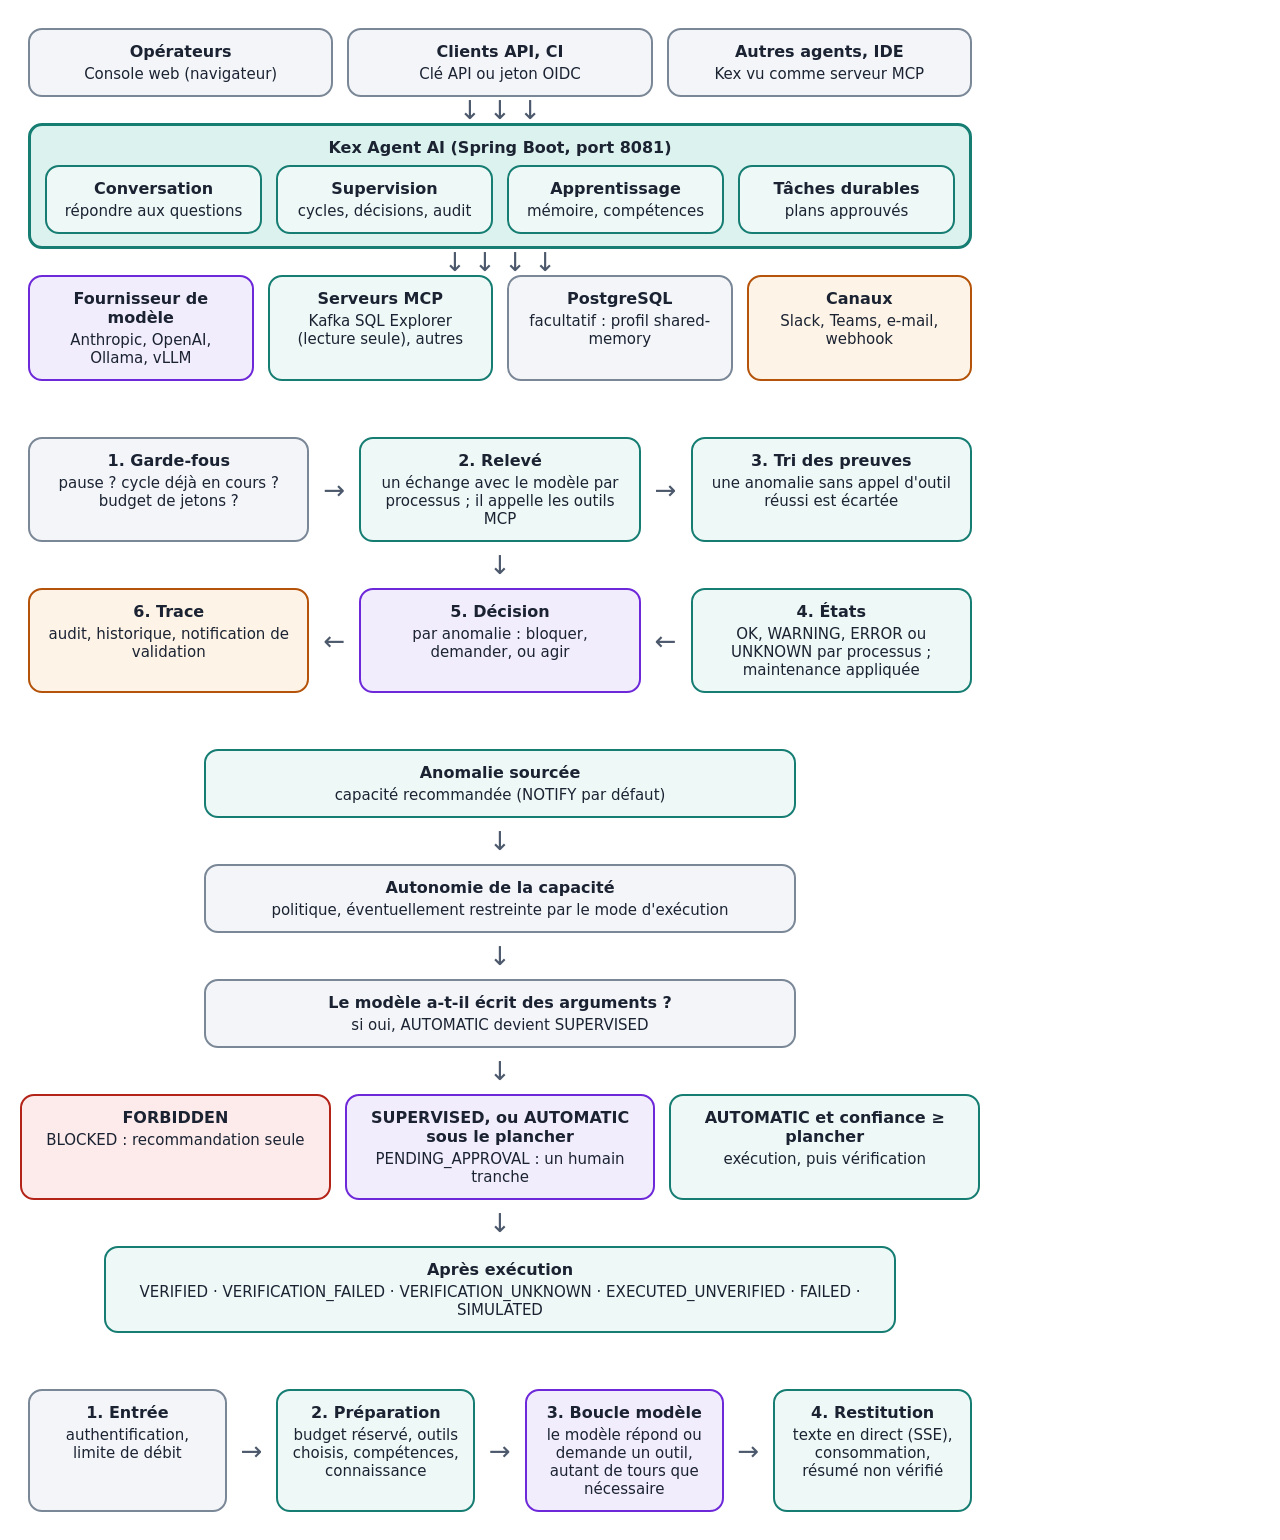
<file: docs/guide/source/figs.html>
<!doctype html>
<!-- SPDX-License-Identifier: GPL-3.0-or-later -->
<!-- Copyright (C) 2026 Kex Agent AI Contributors --><html><head><meta charset="utf-8"><style>
body{margin:0;font-family:"DejaVu Sans",Arial,sans-serif;background:#fff;color:#1b2333}
.fig{width:1000px;padding:28px;box-sizing:border-box;background:#fff}
.box{border:2px solid #167d73;border-radius:14px;padding:12px 14px;background:#eef8f6;text-align:center;font-size:15px}
.box b{display:block;font-size:16px;margin-bottom:4px}
.grey{border-color:#7a8797;background:#f3f5f8}
.warn{border-color:#b45309;background:#fdf3e6}
.red{border-color:#b42318;background:#fcebea}
.violet{border-color:#6d28d9;background:#f2edfc}
.arrow{font-size:26px;color:#4c586b;text-align:center;line-height:1}
.row{display:flex;gap:14px;align-items:stretch;justify-content:center}
.col{display:flex;flex-direction:column;gap:10px}
.cap{font-size:13px;color:#4c586b;margin-top:4px}
.center{border-width:3px;background:#dcf2ee;font-size:16px}
.lbl{font-size:12px;color:#4c586b;text-align:center}
</style></head><body>

<div class="fig" id="f1">
 <div class="row">
  <div class="box grey" style="flex:1"><b>Opérateurs</b>Console web (navigateur)</div>
  <div class="box grey" style="flex:1"><b>Clients API, CI</b>Clé API ou jeton OIDC</div>
  <div class="box grey" style="flex:1"><b>Autres agents, IDE</b>Kex vu comme serveur MCP</div>
 </div>
 <div class="arrow">↓ ↓ ↓</div>
 <div class="box center"><b>Kex Agent AI (Spring Boot, port 8081)</b>
  <div class="row" style="margin-top:8px">
   <div class="box" style="flex:1"><b>Conversation</b>répondre aux questions</div>
   <div class="box" style="flex:1"><b>Supervision</b>cycles, décisions, audit</div>
   <div class="box" style="flex:1"><b>Apprentissage</b>mémoire, compétences</div>
   <div class="box" style="flex:1"><b>Tâches durables</b>plans approuvés</div>
  </div></div>
 <div class="arrow">↓ ↓ ↓ ↓</div>
 <div class="row">
  <div class="box violet" style="flex:1"><b>Fournisseur de modèle</b>Anthropic, OpenAI, Ollama, vLLM</div>
  <div class="box" style="flex:1"><b>Serveurs MCP</b>Kafka SQL Explorer (lecture seule), autres</div>
  <div class="box grey" style="flex:1"><b>PostgreSQL</b>facultatif : profil shared-memory</div>
  <div class="box warn" style="flex:1"><b>Canaux</b>Slack, Teams, e-mail, webhook</div>
 </div>
</div>

<div class="fig" id="f2">
 <div class="col">
  <div class="row">
   <div class="box grey" style="flex:1"><b>1. Garde-fous</b>pause ? cycle déjà en cours ? budget de jetons ?</div>
   <div class="arrow" style="align-self:center">→</div>
   <div class="box" style="flex:1"><b>2. Relevé</b>un échange avec le modèle par processus ; il appelle les outils MCP</div>
   <div class="arrow" style="align-self:center">→</div>
   <div class="box" style="flex:1"><b>3. Tri des preuves</b>une anomalie sans appel d'outil réussi est écartée</div>
  </div>
  <div class="arrow">↓</div>
  <div class="row">
   <div class="box warn" style="flex:1"><b>6. Trace</b>audit, historique, notification de validation</div>
   <div class="arrow" style="align-self:center">←</div>
   <div class="box violet" style="flex:1"><b>5. Décision</b>par anomalie : bloquer, demander, ou agir</div>
   <div class="arrow" style="align-self:center">←</div>
   <div class="box" style="flex:1"><b>4. États</b>OK, WARNING, ERROR ou UNKNOWN par processus ; maintenance appliquée</div>
  </div>
 </div>
</div>

<div class="fig" id="f3">
 <div class="col" style="align-items:center">
  <div class="box" style="width:560px"><b>Anomalie sourcée</b>capacité recommandée (NOTIFY par défaut)</div>
  <div class="arrow">↓</div>
  <div class="box grey" style="width:560px"><b>Autonomie de la capacité</b>politique, éventuellement restreinte par le mode d'exécution</div>
  <div class="arrow">↓</div>
  <div class="box grey" style="width:560px"><b>Le modèle a-t-il écrit des arguments ?</b>si oui, AUTOMATIC devient SUPERVISED</div>
  <div class="arrow">↓</div>
  <div class="row" style="width:960px">
   <div class="box red" style="flex:1"><b>FORBIDDEN</b>BLOCKED : recommandation seule</div>
   <div class="box violet" style="flex:1"><b>SUPERVISED, ou AUTOMATIC sous le plancher</b>PENDING_APPROVAL : un humain tranche</div>
   <div class="box" style="flex:1"><b>AUTOMATIC et confiance ≥ plancher</b>exécution, puis vérification</div>
  </div>
  <div class="arrow">↓</div>
  <div class="box" style="width:760px"><b>Après exécution</b>VERIFIED · VERIFICATION_FAILED · VERIFICATION_UNKNOWN · EXECUTED_UNVERIFIED · FAILED · SIMULATED</div>
 </div>
</div>

<div class="fig" id="f4">
 <div class="row">
  <div class="box grey" style="flex:1"><b>1. Entrée</b>authentification, limite de débit</div>
  <div class="arrow" style="align-self:center">→</div>
  <div class="box" style="flex:1"><b>2. Préparation</b>budget réservé, outils choisis, compétences, connaissance</div>
  <div class="arrow" style="align-self:center">→</div>
  <div class="box violet" style="flex:1"><b>3. Boucle modèle</b>le modèle répond ou demande un outil, autant de tours que nécessaire</div>
  <div class="arrow" style="align-self:center">→</div>
  <div class="box" style="flex:1"><b>4. Restitution</b>texte en direct (SSE), consommation, résumé non vérifié</div>
 </div>
</div>
</body></html>
</file>
